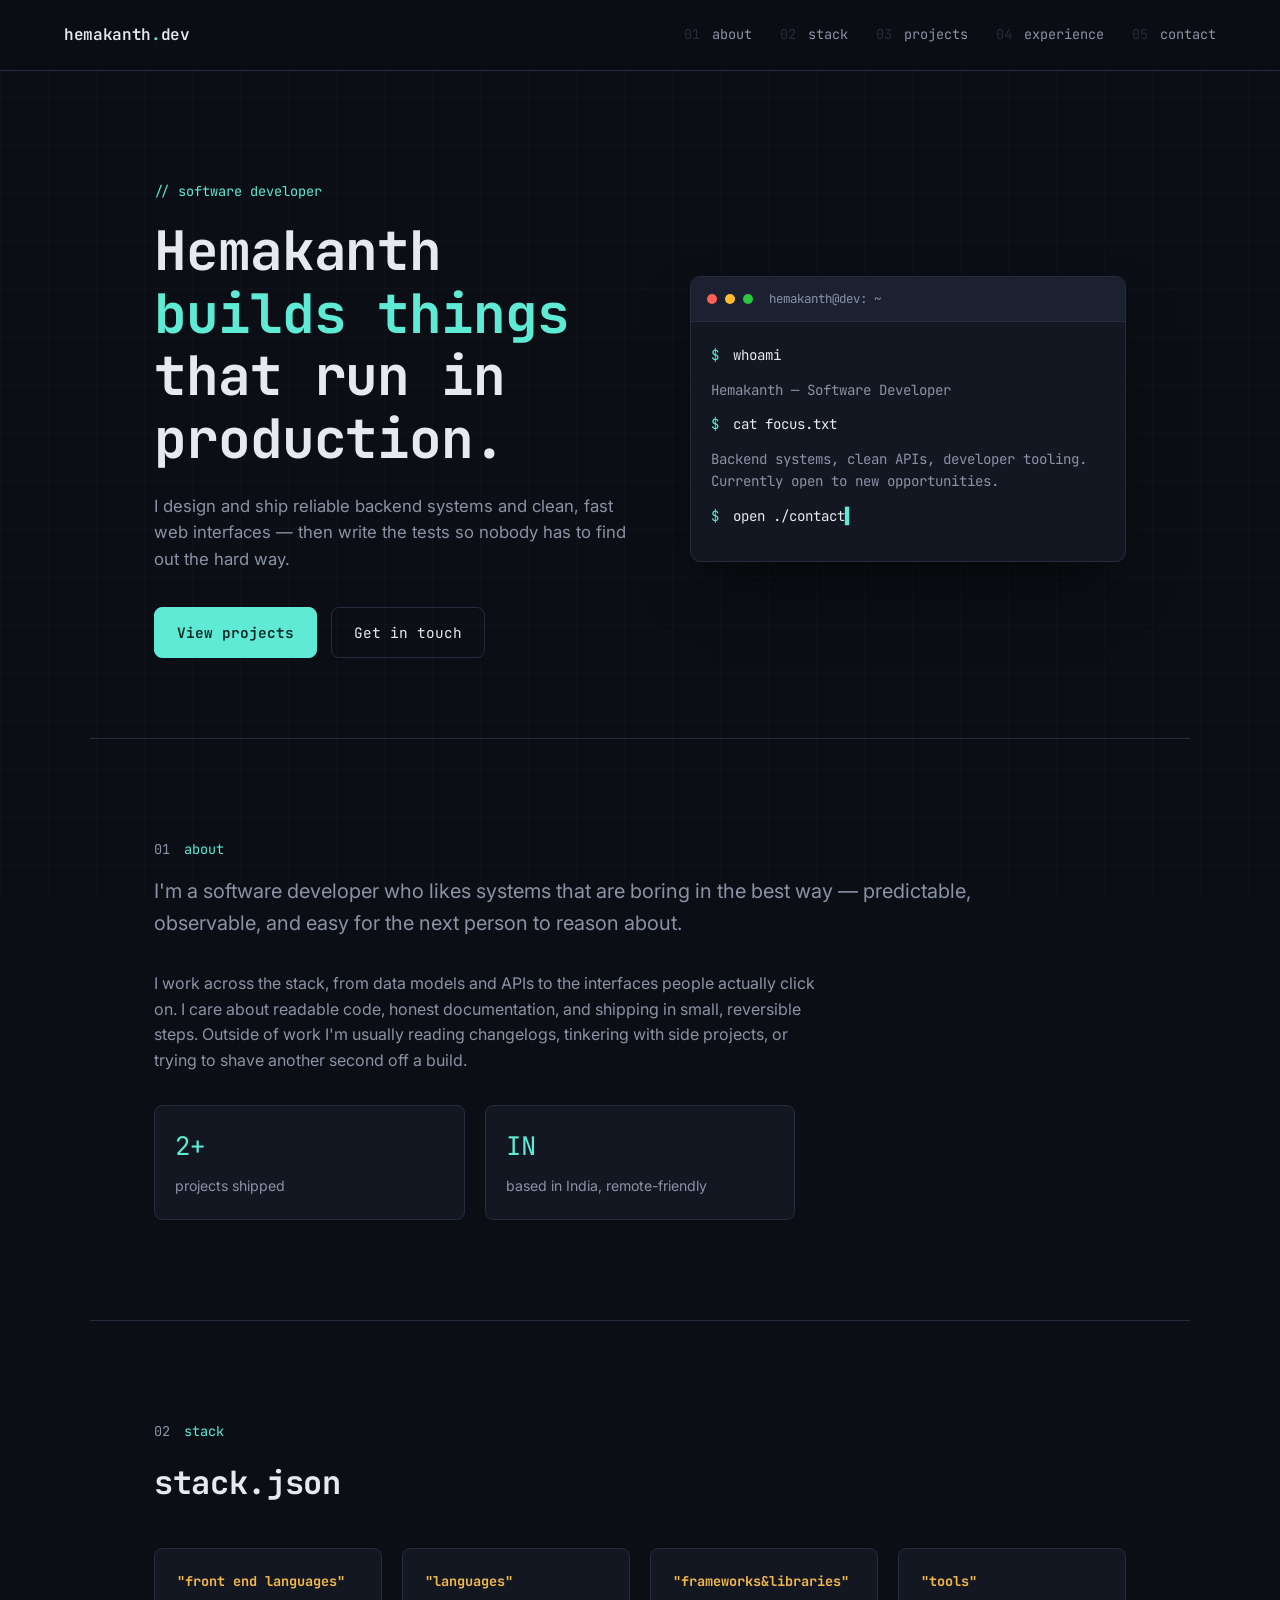
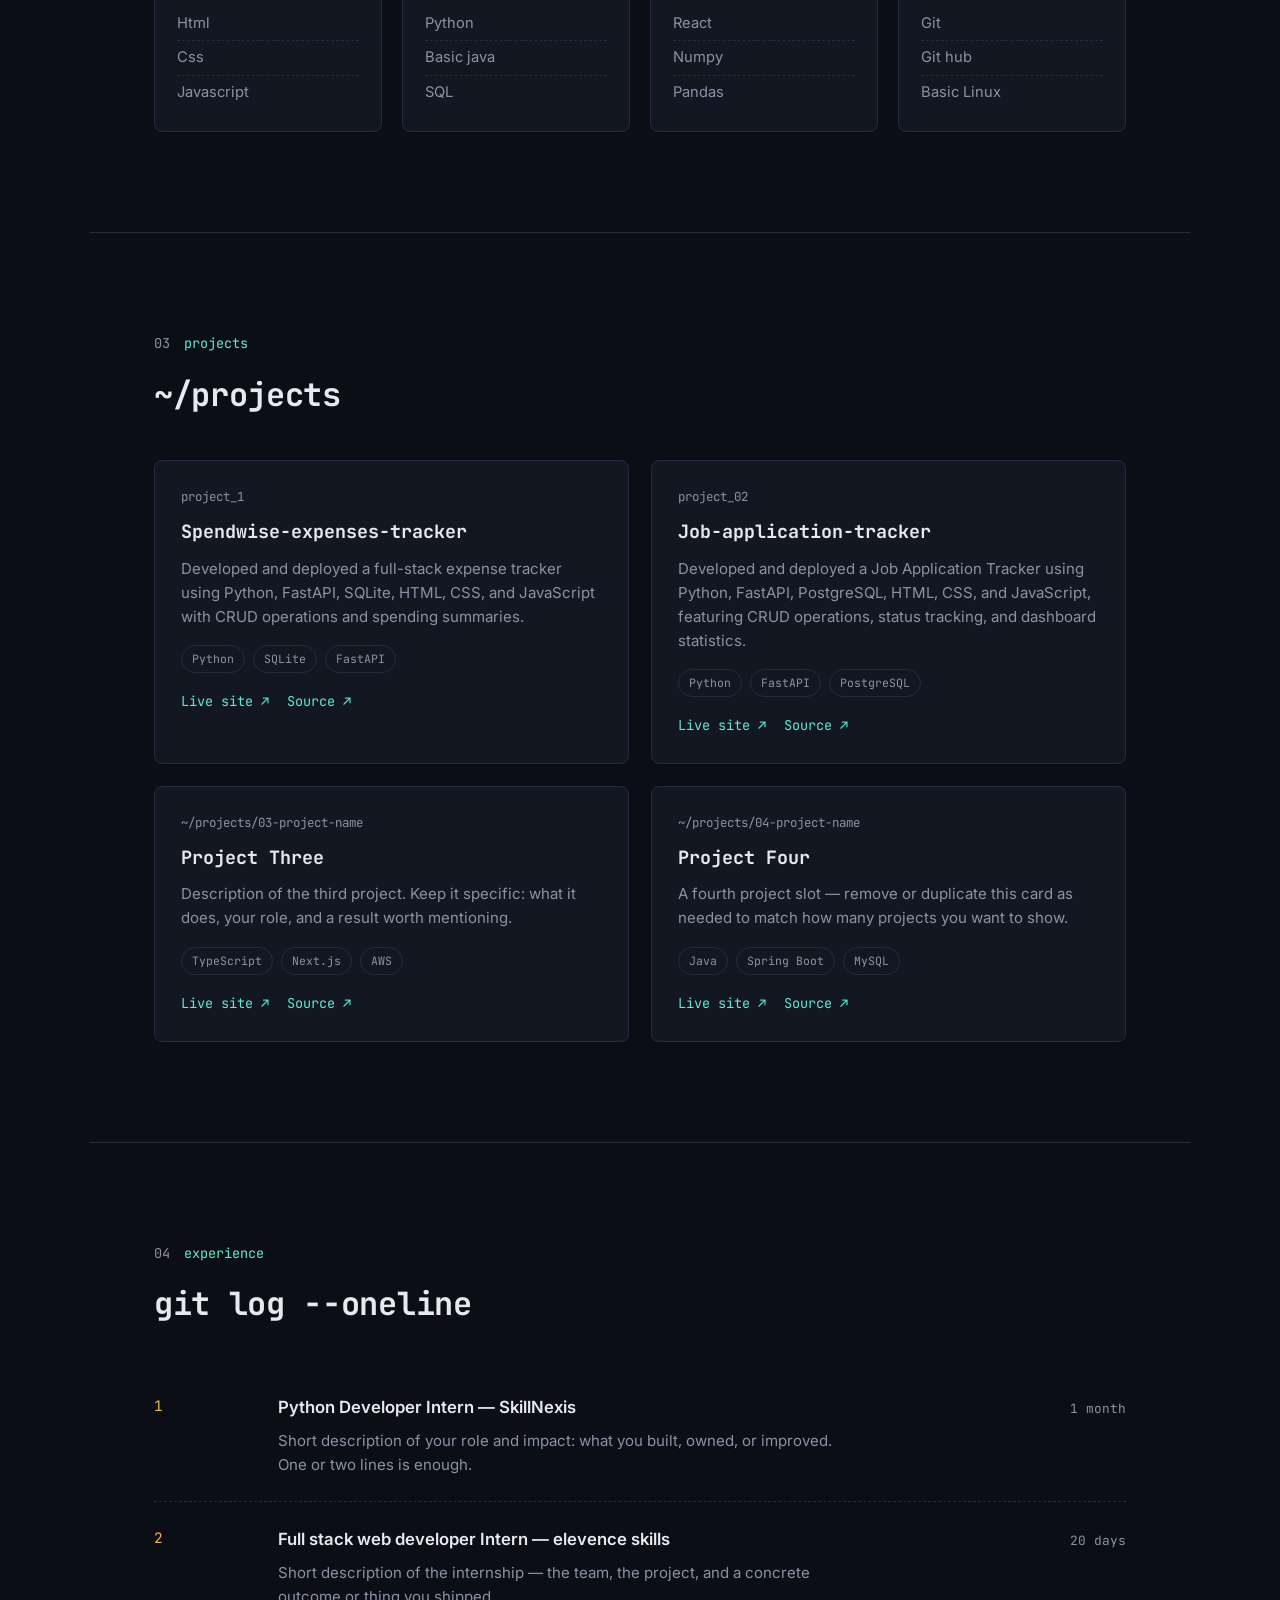
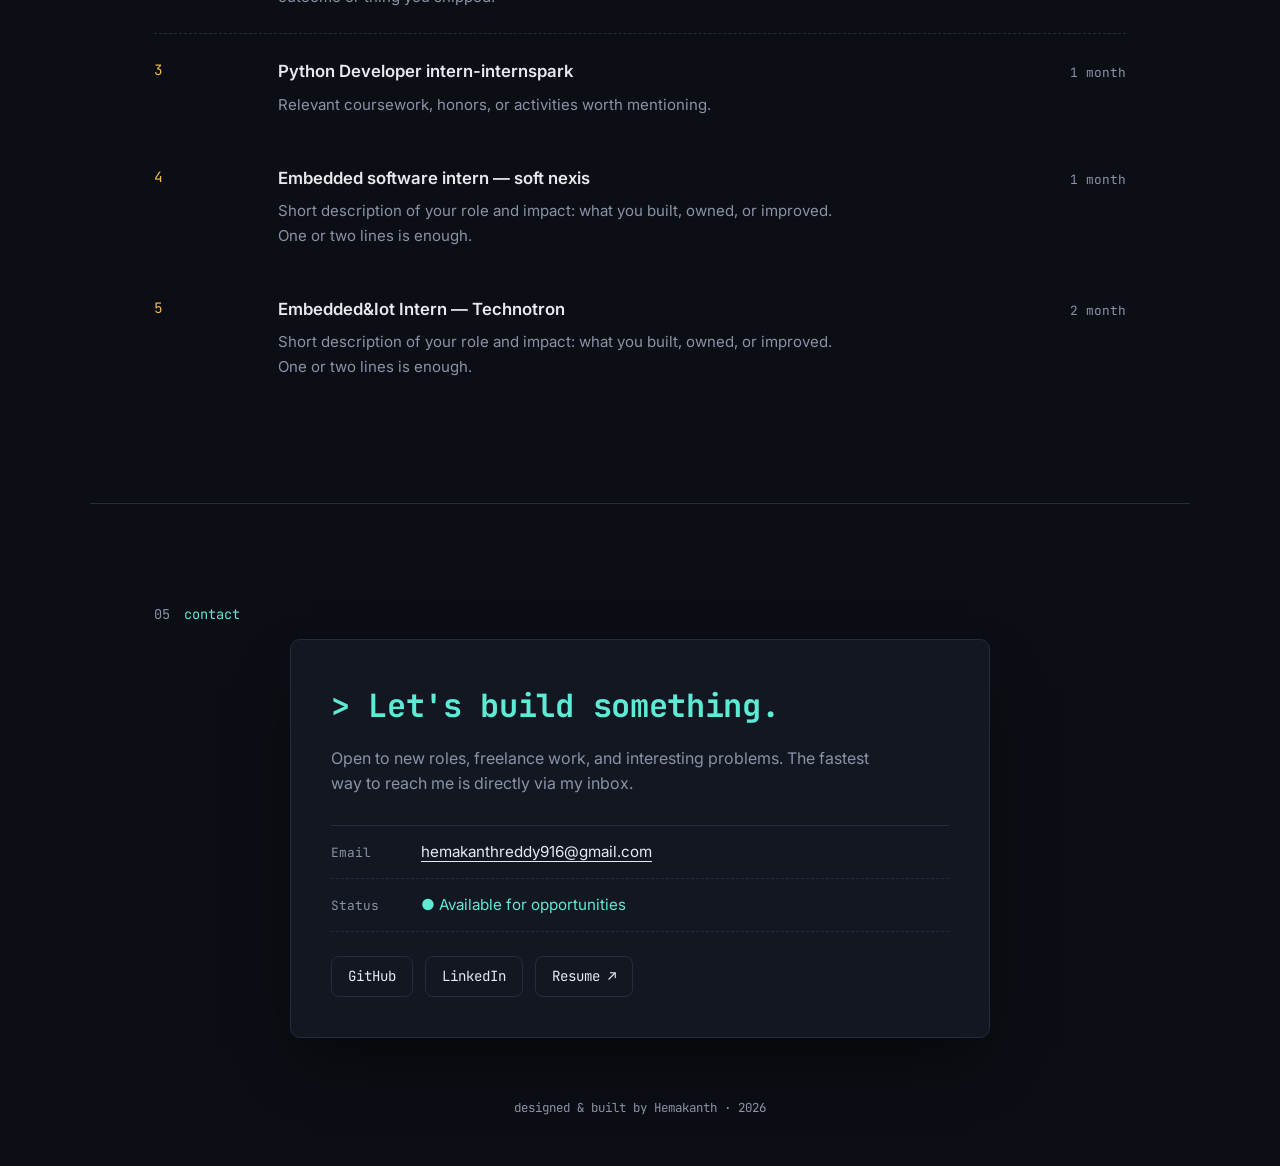
<file: index.html>
<!DOCTYPE html>
<html lang="en">
<head>
<meta charset="UTF-8">
<meta name="viewport" content="width=device-width, initial-scale=1.0">
<title>Hemakanth — Software Developer</title>
<meta name="description" content="Portfolio of Hemakanth, Software Developer.">
<link rel="preconnect" href="https://fonts.googleapis.com">
<link rel="preconnect" href="https://fonts.gstatic.com" crossorigin>
<link href="https://fonts.googleapis.com/css2?family=JetBrains+Mono:wght@400;500;600;700&family=Inter:wght@400;500;600;700&display=swap" rel="stylesheet">
<link rel="stylesheet" href="style.css">
</head>
<body>

<div class="grid-overlay" aria-hidden="true"></div>

<nav class="nav">
  <a href="#top" class="nav__brand">hemakanth<span class="accent">.</span>dev</a>
  <button class="nav__toggle" id="navToggle" aria-label="Toggle menu" aria-expanded="false">
    <span></span><span></span><span></span>
  </button>
  <ul class="nav__links" id="navLinks">
    <li><a href="#about"><span class="idx">01</span> about</a></li>
    <li><a href="#stack"><span class="idx">02</span> stack</a></li>
    <li><a href="#projects"><span class="idx">03</span> projects</a></li>
    <li><a href="#experience"><span class="idx">04</span> experience</a></li>
    <li><a href="#contact"><span class="idx">05</span> contact</a></li>
  </ul>
</nav>

<main id="top">

  <!-- HERO -->
  <section class="hero">
    <div class="hero__content">
      <p class="eyebrow">// software developer</p>
      <h1 class="hero__title">Hemakanth<br><span class="accent">builds things</span> that run in production.</h1>
      <p class="hero__sub">I design and ship reliable backend systems and clean, fast web interfaces — then write the tests so nobody has to find out the hard way.</p>
      <div class="hero__cta">
        <a href="#projects" class="btn btn--primary">View projects</a>
        <a href="#contact" class="btn btn--ghost">Get in touch</a>
      </div>
    </div>

    <div class="terminal" role="img" aria-label="Terminal window introducing Hemakanth">
      <div class="terminal__bar">
        <span class="dot dot--red"></span>
        <span class="dot dot--yellow"></span>
        <span class="dot dot--green"></span>
        <span class="terminal__title">hemakanth@dev: ~</span>
      </div>
      <div class="terminal__body" id="terminalBody">
        <p><span class="prompt">$</span> <span class="cmd">whoami</span></p>
        <p class="out">Hemakanth — Software Developer</p>
        <p><span class="prompt">$</span> <span class="cmd">cat focus.txt</span></p>
        <p class="out">Backend systems, clean APIs, developer tooling.<br>Currently open to new opportunities.</p>
        <p><span class="prompt">$</span> <span class="cmd" id="typedCmd"></span><span class="cursor" id="cursor">▌</span></p>
      </div>
    </div>
  </section>

  <!-- ABOUT -->
  <section class="section" id="about">
    <p class="section__label"><span class="idx">01</span> about</p>
    <div class="about">
      <p class="about__lead">I'm a software developer who likes systems that are boring in the best way — predictable, observable, and easy for the next person to reason about.</p>
      <p>I work across the stack, from data models and APIs to the interfaces people actually click on. I care about readable code, honest documentation, and shipping in small, reversible steps. Outside of work I'm usually reading changelogs, tinkering with side projects, or trying to shave another second off a build.</p>
      <div class="about__facts">
        <div class="fact">
          <span class="fact__num">2+</span>
          <span class="fact__label">projects shipped</span>
        </div>
        <div class="fact">
          <span class="fact__num">IN</span>
          <span class="fact__label">based in India, remote-friendly</span>
        </div>
      </div>
    </div>
  </section>

  <!-- STACK -->
  <section class="section" id="stack">
    <p class="section__label"><span class="idx">02</span> stack</p>
    <h2 class="section__title">stack.json</h2>
    <div class="stack-grid">
      <div class="stack-group">
        <h3>"front end languages"</h3>
        <ul>
          <li>Html</li>
          <li>Css</li>
          <li>Javascript</li>
        </ul>
      </div>
      <div class="stack-group">
        <h3>"languages"</h3>
        <ul>
          <li>Python</li>
          <li>Basic java</li>
          <li>SQL</li>
        </ul>
      </div>
      <div class="stack-group">
        <h3>"frameworks&libraries"</h3>
        <ul>
          <li>React</li>
          <li>Numpy</li>
          <li>Pandas</li>
        </ul>
      </div>
      <div class="stack-group">
        <h3>"tools"</h3>
        <ul>
          <li>Git</li>
          <li>Git hub</li>
          <li>Basic Linux</li>
        </ul>
      </div>
    </div>
  </section>

  <!-- PROJECTS -->
  <section class="section" id="projects">
    <p class="section__label"><span class="idx">03</span> projects</p>
    <h2 class="section__title">~/projects</h2>

    <div class="projects">

      <article class="project">
        <div class="project__path">project_1</div>
        <h3 class="project__name">Spendwise-expenses-tracker</h3>
        <p class="project__desc">Developed and deployed a full-stack expense tracker using Python, FastAPI, SQLite, HTML, CSS, and JavaScript with CRUD operations and spending summaries.</p>
        <ul class="project__stack">
          <li>Python</li><li>SQLite</li><li>FastAPI</li>
        </ul>
        <div class="project__links">
          <a href="https://spendwise-expense-tracker-udp2.onrender.com/" target="_blank" rel="noopener">Live site ↗</a>
          <a href="https://github.com/Hemakanthreddy/spendwise-expense-tracker" target="_blank" rel="noopener">Source ↗</a>
        </div>
      </article>

      <article class="project">
        <div class="project__path">project_02</div>
        <h3 class="project__name">Job-application-tracker</h3>
        <p class="project__desc">Developed and deployed a Job Application Tracker using Python, FastAPI, PostgreSQL, HTML, CSS, and JavaScript, featuring CRUD operations, status tracking, and dashboard statistics.</p>
        <ul class="project__stack">
          <li>Python</li><li>FastAPI</li><li>PostgreSQL</li>
        </ul>
        <div class="project__links">
          <a href="https://job-application-tracker-2-v9ow.onrender.com/" target="_blank" rel="noopener">Live site ↗</a>
          <a href="https://github.com/Hemakanthreddy/job-application-tracker" target="_blank" rel="noopener">Source ↗</a>
        </div>
      </article>

      <article class="project">
        <div class="project__path">~/projects/03-project-name</div>
        <h3 class="project__name">Project Three</h3>
        <p class="project__desc">Description of the third project. Keep it specific: what it does, your role, and a result worth mentioning.</p>
        <ul class="project__stack">
          <li>TypeScript</li><li>Next.js</li><li>AWS</li>
        </ul>
        <div class="project__links">
          <a href="#" target="_blank" rel="noopener">Live site ↗</a>
          <a href="#" target="_blank" rel="noopener">Source ↗</a>
        </div>
      </article>

      <article class="project">
        <div class="project__path">~/projects/04-project-name</div>
        <h3 class="project__name">Project Four</h3>
        <p class="project__desc">A fourth project slot — remove or duplicate this card as needed to match how many projects you want to show.</p>
        <ul class="project__stack">
          <li>Java</li><li>Spring Boot</li><li>MySQL</li>
        </ul>
        <div class="project__links">
          <a href="#" target="_blank" rel="noopener">Live site ↗</a>
          <a href="#" target="_blank" rel="noopener">Source ↗</a>
        </div>
      </article>

    </div>
  </section>

  <!-- EXPERIENCE -->
  <section class="section" id="experience">
    <p class="section__label"><span class="idx">04</span> experience</p>
    <h2 class="section__title">git log --oneline</h2>

    <div class="timeline">
      <div class="commit">
        <div class="commit__hash">1</div>
        <div class="commit__body">
          <div class="commit__head">
            <h3>Python Developer Intern — SkillNexis</h3>
            <span class="commit__date">1 month</span>
          </div>
          <p>Short description of your role and impact: what you built, owned, or improved. One or two lines is enough.</p>
        </div>
      </div>
      <div class="commit">
        <div class="commit__hash">2</div>
        <div class="commit__body">
          <div class="commit__head">
            <h3>Full stack web developer Intern — elevence skills</h3>
            <span class="commit__date">20 days</span>
          </div>
          <p>Short description of the internship — the team, the project, and a concrete outcome or thing you shipped.</p>
        </div>
      </div>
      <div class="commit">
        <div class="commit__hash">3</div>
        <div class="commit__body">
          <div class="commit__head">
            <h3>Python Developer intern-internspark</h3>
            <span class="commit__date">1 month</span>
          </div>
          <p>Relevant coursework, honors, or activities worth mentioning.</p>
        </div>
      </div>
    </div>
     <div class="timeline">
      <div class="commit">
        <div class="commit__hash">4</div>
        <div class="commit__body">
          <div class="commit__head">
            <h3>Embedded software intern — soft nexis</h3>
            <span class="commit__date">1 month</span>
          </div>
          <p>Short description of your role and impact: what you built, owned, or improved. One or two lines is enough.</p>
        </div>
      </div> <div class="timeline">
      <div class="commit">
        <div class="commit__hash">5</div>
        <div class="commit__body">
          <div class="commit__head">
            <h3>Embedded&Iot Intern — Technotron</h3>
            <span class="commit__date">2 month</span>
          </div>
          <p>Short description of your role and impact: what you built, owned, or improved. One or two lines is enough.</p>
        </div>
      </div>
  </section>

  <!-- CONTACT -->
  
     <section class="section" id="contact">
    <p class="section__label"><span class="idx">05</span> contact</p>
 
    <div class="contact-card">
      <h2 class="contact-card__title">&gt; Let's build something.</h2>
 
      <p class="contact-card__desc">
        Open to new roles, freelance work, and interesting problems. The fastest way to reach me is directly via my inbox.
      </p>
 
      <ul class="contact-card__list">
        <li>
          <span class="contact-card__key">Email</span>
          <a href="mailto:hemakanthreddy916@gmail.com" class="contact-card__email">hemakanthreddy916@gmail.com</a>
        </li>
        <li>
          <span class="contact-card__key">Status</span>
          <span class="contact-card__status">Available for opportunities</span>
        </li>
      </ul>
 
      <div class="contact-card__links">
        <a href="https://github.com/Hemakanthreddy" target="_blank" rel="noopener">GitHub</a>
        <a href="https://linkedin.com/in/hemakanth-reddy" target="_blank" rel="noopener">LinkedIn</a>
        <a href="#" target="_blank" rel="noopener" class="contact-card__resume">Resume ↗</a>
      </div>
    </div>
  </section>
</main>
 
<footer class="footer">
  <p>designed &amp; built by Hemakanth · <span id="year"></span></p>
</footer>
 
<script src="script.js"></script>
</body>
</html>
</file>
<file: style.css>
/* ============================================
   Tokens
============================================ */
:root {
  --bg: #0B0E14;
  --surface: #131722;
  --surface-2: #1B2130;
  --border: #262C3D;
  --text: #E7E9EE;
  --text-muted: #8A93A6;
  --accent: #5EEAD4;
  --accent-warm: #F2B84B;
  --accent-dim: rgba(94, 234, 212, 0.12);

  --font-mono: "JetBrains Mono", ui-monospace, monospace;
  --font-body: "Inter", -apple-system, sans-serif;

  --max-width: 1100px;
  --radius: 8px;
}

* { margin: 0; padding: 0; box-sizing: border-box; }

html { scroll-behavior: smooth; }

@media (prefers-reduced-motion: reduce) {
  html { scroll-behavior: auto; }
  * { animation-duration: 0.01ms !important; animation-iteration-count: 1 !important; transition-duration: 0.01ms !important; }
}

body {
  background: var(--bg);
  color: var(--text);
  font-family: var(--font-body);
  line-height: 1.6;
  -webkit-font-smoothing: antialiased;
}

a { color: inherit; text-decoration: none; }
ul { list-style: none; }
.accent { color: var(--accent); }

/* faint background grid for a technical texture */
.grid-overlay {
  position: fixed;
  inset: 0;
  background-image:
    linear-gradient(to right, rgba(255,255,255,0.02) 1px, transparent 1px),
    linear-gradient(to bottom, rgba(255,255,255,0.02) 1px, transparent 1px);
  background-size: 48px 48px;
  pointer-events: none;
  z-index: 0;
}

main, .nav, .footer { position: relative; z-index: 1; }

/* ============================================
   Nav
============================================ */
.nav {
  position: sticky;
  top: 0;
  display: flex;
  align-items: center;
  justify-content: space-between;
  padding: 22px clamp(20px, 6vw, 64px);
  background: rgba(11, 14, 20, 0.85);
  backdrop-filter: blur(10px);
  border-bottom: 1px solid var(--border);
  z-index: 100;
}

.nav__brand {
  font-family: var(--font-mono);
  font-weight: 600;
  font-size: 1rem;
  letter-spacing: -0.02em;
}

.nav__links {
  display: flex;
  gap: 28px;
  font-family: var(--font-mono);
  font-size: 0.85rem;
}

.nav__links a {
  color: var(--text-muted);
  transition: color 0.2s ease;
}
.nav__links a:hover, .nav__links a:focus-visible { color: var(--accent); }
.nav__links .idx { color: var(--border); margin-right: 4px; }

.nav__toggle {
  display: none;
  flex-direction: column;
  gap: 5px;
  background: none;
  border: none;
  cursor: pointer;
  padding: 6px;
}
.nav__toggle span {
  width: 22px;
  height: 2px;
  background: var(--text);
}

/* ============================================
   Hero
============================================ */
.hero {
  max-width: var(--max-width);
  margin: 0 auto;
  padding: clamp(48px, 10vw, 110px) clamp(20px, 6vw, 64px) 80px;
  display: grid;
  grid-template-columns: 1.1fr 1fr;
  gap: 56px;
  align-items: center;
}

.eyebrow {
  font-family: var(--font-mono);
  color: var(--accent);
  font-size: 0.85rem;
  margin-bottom: 18px;
}

.hero__title {
  font-family: var(--font-mono);
  font-size: clamp(2.1rem, 4.4vw, 3.4rem);
  font-weight: 700;
  line-height: 1.15;
  letter-spacing: -0.02em;
  margin-bottom: 22px;
}

.hero__sub {
  color: var(--text-muted);
  font-size: 1.05rem;
  max-width: 46ch;
  margin-bottom: 34px;
}

.hero__cta { display: flex; gap: 14px; flex-wrap: wrap; }

.btn {
  font-family: var(--font-mono);
  font-size: 0.9rem;
  padding: 13px 22px;
  border-radius: var(--radius);
  border: 1px solid var(--border);
  transition: all 0.2s ease;
  display: inline-block;
}
.btn--primary {
  background: var(--accent);
  color: #06231F;
  border-color: var(--accent);
  font-weight: 600;
}
.btn--primary:hover { background: #7FF3E1; }
.btn--ghost { color: var(--text); }
.btn--ghost:hover { border-color: var(--accent); color: var(--accent); }
.btn--lg { padding: 16px 30px; font-size: 1rem; }

/* Terminal */
.terminal {
  background: var(--surface);
  border: 1px solid var(--border);
  border-radius: 10px;
  overflow: hidden;
  box-shadow: 0 30px 60px -20px rgba(0,0,0,0.6);
}
.terminal__bar {
  display: flex;
  align-items: center;
  gap: 8px;
  padding: 12px 16px;
  background: var(--surface-2);
  border-bottom: 1px solid var(--border);
}
.dot { width: 10px; height: 10px; border-radius: 50%; }
.dot--red { background: #FF5F57; }
.dot--yellow { background: #FEBC2E; }
.dot--green { background: #28C840; }
.terminal__title {
  margin-left: 8px;
  font-family: var(--font-mono);
  font-size: 0.78rem;
  color: var(--text-muted);
}
.terminal__body {
  padding: 22px 20px;
  font-family: var(--font-mono);
  font-size: 0.88rem;
  min-height: 220px;
}
.terminal__body p { margin-bottom: 12px; }
.prompt { color: var(--accent); margin-right: 6px; }
.cmd { color: var(--text); }
.out { color: var(--text-muted); }
.cursor {
  display: inline-block;
  color: var(--accent);
  animation: blink 1s step-end infinite;
}
@keyframes blink { 50% { opacity: 0; } }

/* ============================================
   Sections
============================================ */
.section {
  max-width: var(--max-width);
  margin: 0 auto;
  padding: 100px clamp(20px, 6vw, 64px);
  border-top: 1px solid var(--border);
  opacity: 0;
  transform: translateY(16px);
  transition: opacity 0.6s ease, transform 0.6s ease;
}
.section.in-view { opacity: 1; transform: translateY(0); }

.section__label {
  font-family: var(--font-mono);
  color: var(--accent);
  font-size: 0.85rem;
  margin-bottom: 14px;
}
.section__label .idx { color: var(--text-muted); margin-right: 6px; }

.section__title {
  font-family: var(--font-mono);
  font-size: clamp(1.5rem, 3vw, 2rem);
  margin-bottom: 40px;
  letter-spacing: -0.01em;
}

/* About */
.about__lead {
  font-size: 1.25rem;
  max-width: 62ch;
  margin-bottom: 20px;
}
.about p { color: var(--text-muted); max-width: 68ch; margin-bottom: 32px; }

.about__facts {
  display: grid;
  grid-template-columns: repeat(3, 1fr);
  gap: 20px;
  margin-top: 12px;
}
.fact {
  border: 1px solid var(--border);
  border-radius: var(--radius);
  padding: 20px;
  background: var(--surface);
}
.fact__num {
  display: block;
  font-family: var(--font-mono);
  font-size: 1.6rem;
  color: var(--accent);
  margin-bottom: 6px;
}
.fact__label { color: var(--text-muted); font-size: 0.88rem; }

/* Stack */
.stack-grid {
  display: grid;
  grid-template-columns: repeat(4, 1fr);
  gap: 20px;
}
.stack-group {
  border: 1px solid var(--border);
  border-radius: var(--radius);
  padding: 22px;
  background: var(--surface);
}
.stack-group h3 {
  font-family: var(--font-mono);
  color: var(--accent-warm);
  font-size: 0.85rem;
  margin-bottom: 14px;
}
.stack-group li {
  color: var(--text-muted);
  font-size: 0.92rem;
  padding: 5px 0;
  border-top: 1px dashed var(--border);
}
.stack-group li:first-child { border-top: none; }

/* Projects */
.projects {
  display: grid;
  grid-template-columns: repeat(2, 1fr);
  gap: 22px;
}
.project {
  border: 1px solid var(--border);
  border-radius: var(--radius);
  padding: 26px;
  background: var(--surface);
  transition: border-color 0.2s ease, transform 0.2s ease;
}
.project:hover { border-color: var(--accent); transform: translateY(-3px); }
.project__path {
  font-family: var(--font-mono);
  font-size: 0.78rem;
  color: var(--text-muted);
  margin-bottom: 10px;
}
.project__name {
  font-family: var(--font-mono);
  font-size: 1.15rem;
  margin-bottom: 10px;
  display: flex;
  align-items: center;
  gap: 10px;
}
.project__tag {
  font-size: 0.65rem;
  background: var(--accent-dim);
  color: var(--accent);
  padding: 3px 8px;
  border-radius: 20px;
  font-family: var(--font-mono);
  text-transform: uppercase;
  letter-spacing: 0.04em;
}
.project__desc { color: var(--text-muted); font-size: 0.94rem; margin-bottom: 16px; }
.project__stack {
  display: flex;
  gap: 8px;
  flex-wrap: wrap;
  margin-bottom: 18px;
  font-family: var(--font-mono);
}
.project__stack li {
  font-size: 0.72rem;
  padding: 4px 10px;
  border: 1px solid var(--border);
  border-radius: 20px;
  color: var(--text-muted);
}
.project__links { display: flex; gap: 18px; font-family: var(--font-mono); font-size: 0.85rem; }
.project__links a { color: var(--accent); }
.project__links a:hover { text-decoration: underline; }

/* Experience / timeline */
.timeline { display: flex; flex-direction: column; }
.commit {
  display: grid;
  grid-template-columns: 100px 1fr;
  gap: 24px;
  padding: 24px 0;
  border-top: 1px dashed var(--border);
}
.commit:first-child { border-top: none; }
.commit__hash {
  font-family: var(--font-mono);
  color: var(--accent-warm);
  font-size: 0.9rem;
}
.commit__head {
  display: flex;
  justify-content: space-between;
  align-items: baseline;
  flex-wrap: wrap;
  gap: 6px;
  margin-bottom: 8px;
}
.commit__head h3 { font-size: 1.05rem; font-weight: 600; }
.commit__date { font-family: var(--font-mono); font-size: 0.8rem; color: var(--text-muted); }
.commit__body p { color: var(--text-muted); font-size: 0.94rem; max-width: 62ch; }

/* ============================================
   Contact Section
============================================ */
#contact { padding-bottom: 60px; }

.contact-card {
  max-width: 700px;
  margin: 0 auto;
  padding: clamp(24px, 5vw, 40px);
  background: var(--surface);
  border: 1px solid var(--border);
  border-radius: 10px;
  box-shadow: 0 30px 60px -20px rgba(0, 0, 0, 0.6);
}

.contact-card__title {
  font-family: var(--font-mono);
  font-size: clamp(1.5rem, 3vw, 2rem);
  font-weight: 700;
  letter-spacing: -0.01em;
  color: var(--accent);
  margin-bottom: 14px;
}

.contact-card__desc {
  color: var(--text-muted);
  max-width: 54ch;
  margin-bottom: 28px;
}

.contact-card__list {
  border-top: 1px solid var(--border);
  margin-bottom: 24px;
}
.contact-card__list li {
  display: flex;
  align-items: baseline;
  gap: 20px;
  padding: 14px 0;
  border-bottom: 1px dashed var(--border);
  font-size: 0.95rem;
  overflow-wrap: anywhere;
}
.contact-card__key {
  flex: 0 0 70px;
  font-family: var(--font-mono);
  font-size: 0.8rem;
  color: var(--text-muted);
}
.contact-card__email {
  color: var(--text);
  text-decoration: underline;
  text-underline-offset: 4px;
  transition: color 0.2s ease;
}
.contact-card__email:hover { color: var(--accent); }
.contact-card__status { color: var(--accent); }
.contact-card__status::before { content: "● "; }

.contact-card__links {
  display: flex;
  flex-wrap: wrap;
  gap: 12px;
  font-family: var(--font-mono);
  font-size: 0.88rem;
}
.contact-card__links a {
  padding: 8px 16px;
  border: 1px solid var(--border);
  border-radius: var(--radius);
  color: var(--text);
  transition: border-color 0.2s ease, color 0.2s ease;
}
.contact-card__links a:hover { border-color: var(--accent); color: var(--accent); }

/* Footer — sits centred under the contact card */
.footer {
  max-width: var(--max-width);
  margin: 0 auto;
  padding: 0 clamp(20px, 6vw, 64px) 48px;
  text-align: center;
  font-family: var(--font-mono);
  font-size: 0.78rem;
  color: var(--text-muted);
}

/* ============================================
   Responsive
============================================ */
@media (max-width: 900px) {
  .hero { grid-template-columns: 1fr; }
  .stack-grid { grid-template-columns: repeat(2, 1fr); }
  .projects { grid-template-columns: 1fr; }
  .about__facts { grid-template-columns: 1fr; }
}

@media (max-width: 720px) {
  .nav__links {
    position: absolute;
    top: 100%;
    left: 0;
    right: 0;
    background: var(--bg);
    border-bottom: 1px solid var(--border);
    flex-direction: column;
    padding: 20px;
    gap: 16px;
    display: none;
  }
  .nav__links.open { display: flex; }
  .nav__toggle { display: flex; }
  .commit { grid-template-columns: 1fr; gap: 8px; }
}

/* Focus visibility for keyboard users */
a:focus-visible, button:focus-visible {
  outline: 2px solid var(--accent);
  outline-offset: 3px;
}
</file>
